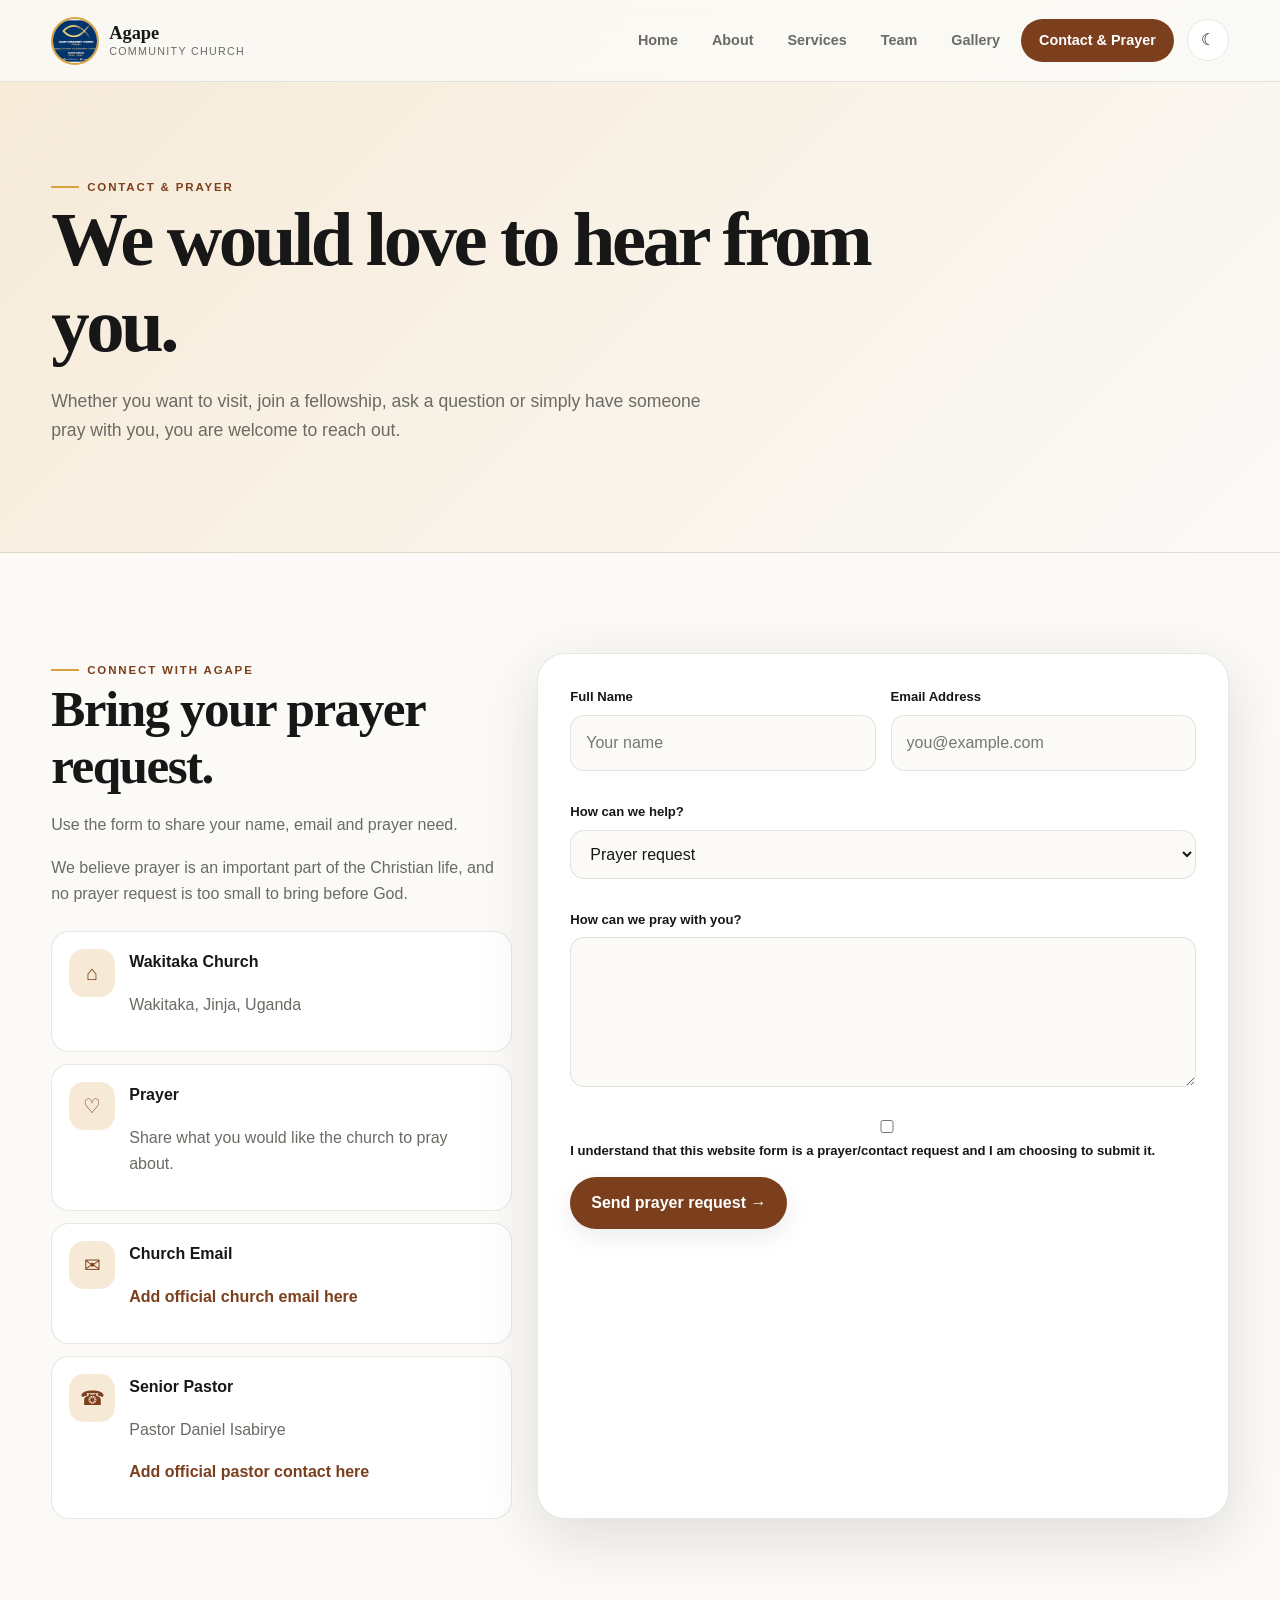
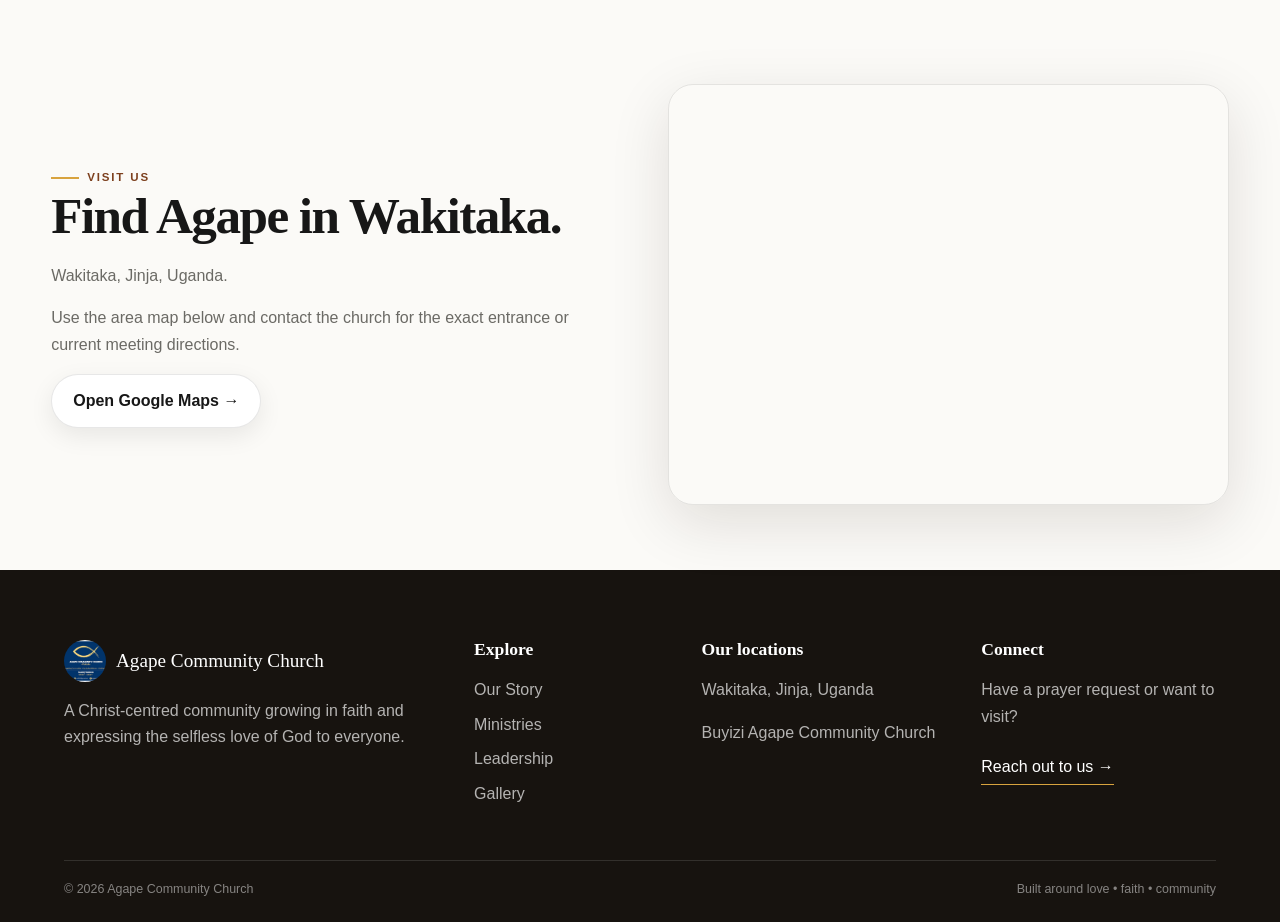
<file: contact.html>
<!DOCTYPE html>
<html lang="en">

<head>

    <meta charset="UTF-8">

    <meta name="viewport"
          content="width=device-width, initial-scale=1.0">

    <title>
        Contact & Prayer | Agape Community Church
    </title>

    <link rel="stylesheet"href="style.css">

</head>

<body>

<div class="progress"
     id="progress">
</div>


<!-- NAVIGATION -->
<nav class="site-nav">

    <a href="home.html"
       class="brand">

        <img src="images/church-logo.jpg"
             alt="Agape Community Church logo">

        <span>
            <strong>Agape</strong>
            <small>Community Church</small>
        </span>

    </a>


    <button class="menu-toggle"
            id="menuToggle">

        <span></span>
        <span></span>
        <span></span>

    </button>


    <div class="nav-links"
         id="navLinks">

        <a href="home.html">Home</a>
        <a href="about.html">About</a>
        <a href="services.html">Services</a>
        <a href="team.html">Team</a>
        <a href="gallery.html">Gallery</a>

        <a href="contact.html"
           class="nav-cta">

            Contact & Prayer

        </a>

        <button class="theme-toggle"
                id="themeToggle">

            ☾

        </button>

    </div>

</nav>


<main>


<!-- HEADER -->
<section class="page-hero">

    <div class="container reveal">

        <span class="kicker">
            Contact & Prayer
        </span>

        <h1>
            We would love
            to hear from you.
        </h1>

        <p class="lead">
            Whether you want to visit, join a fellowship,
            ask a question or simply have someone pray
            with you, you are welcome to reach out.
        </p>

    </div>

</section>


<!-- CONTACT FORM -->
<section class="section">

    <div class="container contact-grid">


        <!-- CONTACT INFORMATION -->
        <div class="reveal">

            <span class="kicker">
                Connect with Agape
            </span>

            <h2>
                Bring your prayer request.
            </h2>

            <p>
                Use the form to share your name, email
                and prayer need.
            </p>

            <p>
                We believe prayer is an important part
                of the Christian life, and no prayer request
                is too small to bring before God.
            </p>


            <div class="contact-list"
                 style="margin-top:24px">


                <div class="contact-item">

                    <div class="icon">
                        ⌂
                    </div>

                    <div>

                        <strong>
                            Wakitaka Church
                        </strong>

                        <p>
                            Wakitaka, Jinja, Uganda
                        </p>

                    </div>

                </div>


                <div class="contact-item">

                    <div class="icon">
                        ♡
                    </div>

                    <div>

                        <strong>
                            Prayer
                        </strong>

                        <p>
                            Share what you would like
                            the church to pray about.
                        </p>

                    </div>

                </div>


                <div class="contact-item">

                    <div class="icon">
                        ✉
                    </div>

                    <div>

                        <strong>
                            Church Email
                        </strong>

                        <p class="placeholder-contact">
                            Add official church email here
                        </p>

                    </div>

                </div>


                <div class="contact-item">

                    <div class="icon">
                        ☎
                    </div>

                    <div>

                        <strong>
                            Senior Pastor
                        </strong>

                        <p>
                            Pastor Daniel Isabirye
                        </p>

                        <p class="placeholder-contact">
                            Add official pastor contact here
                        </p>

                    </div>

                </div>

            </div>

        </div>


        <!-- FORM -->
        <div class="form-card reveal">

            <form class="interactive-form"
                  data-message="Thank you for reaching out to Agape Community Church. Your prayer request has been captured in this demo. Connect the form to your church email or form service to receive submissions.">


                <div class="form-grid">


                    <div class="field">

                        <label for="name">
                            Full Name
                        </label>

                        <input
                            id="name"
                            name="name"
                            required
                            placeholder="Your name">

                    </div>


                    <div class="field">

                        <label for="email">
                            Email Address
                        </label>

                        <input
                            id="email"
                            name="email"
                            type="email"
                            required
                            placeholder="you@example.com">

                    </div>


                    <div class="field full">

                        <label for="interest">
                            How can we help?
                        </label>

                        <select id="interest"
                                name="interest">

                            <option>
                                Prayer request
                            </option>

                            <option>
                                I want to visit the church
                            </option>

                            <option>
                                I want to join a fellowship
                            </option>

                            <option>
                                General question
                            </option>

                            <option>
                                Other
                            </option>

                        </select>

                    </div>


                    <div class="field full">

                        <label for="prayer">
                            How can we pray with you?
                        </label>

                        <textarea
                            id="prayer"
                            name="prayer"
                            required
                            placeholder="Share your prayer request...">
                        </textarea>

                    </div>


                    <div class="field full">

                        <label>

                            <input type="checkbox"
                                   required>

                            I understand that this website form
                            is a prayer/contact request and I am
                            choosing to submit it.

                        </label>

                    </div>


                </div>


                <button class="btn btn-primary"
                        type="submit">

                    Send prayer request →

                </button>

            </form>

        </div>

    </div>

</section>


<!-- MAP -->
<section class="section-sm">

    <div class="container">

        <div class="grid-2">


            <div class="reveal">

                <span class="kicker">
                    Visit us
                </span>

                <h2>
                    Find Agape in Wakitaka.
                </h2>

                <p>
                    Wakitaka, Jinja, Uganda.
                </p>

                <p>
                    Use the area map below and contact
                    the church for the exact entrance or
                    current meeting directions.
                </p>

                <a target="_blank"
                   rel="noopener"
                   class="btn btn-secondary"
                   href="https://www.google.com/maps/search/?api=1&query=Agape+Community+Church+Wakitaka+Jinja+Uganda">

                    Open Google Maps →

                </a>

            </div>


            <div class="map-wrap reveal">

                <iframe
                    loading="lazy"
                    src="https://www.google.com/maps?q=Wakitaka%2C%20Jinja%2C%20Uganda&output=embed"
                    title="Wakitaka, Jinja, Uganda map">
                </iframe>

            </div>

        </div>

    </div>

</section>


</main>


<footer class="site-footer">

    <div class="footer-grid">

        <div>

            <a href="home.html"
               class="footer-brand">

                <img src="images/church-logo.jpg"
                     alt="">

                Agape Community Church

            </a>

            <p>
                A Christ-centred community growing in faith
                and expressing the selfless love of God to everyone.
            </p>

        </div>


        <div>

            <h4>
                Explore
            </h4>

            <a href="about.html">Our Story</a>
            <a href="services.html">Ministries</a>
            <a href="team.html">Leadership</a>
            <a href="gallery.html">Gallery</a>

        </div>


        <div>

            <h4>
                Our locations
            </h4>

            <p>
                Wakitaka, Jinja, Uganda
            </p>

            <p>
                Buyizi Agape Community Church
            </p>

        </div>


        <div>

            <h4>
                Connect
            </h4>

            <p>
                Have a prayer request or want to visit?
            </p>

            <a class="footer-button"
               href="contact.html">

                Reach out to us →

            </a>

        </div>

    </div>


    <div class="footer-bottom">

        <span>
            © <span id="year"></span>
            Agape Community Church
        </span>

        <span>
            Built around love • faith • community
        </span>

    </div>

</footer>


<div class="toast"
     id="toast">
</div>


<script src="script.js"></script>

</body>
</html>
</file>
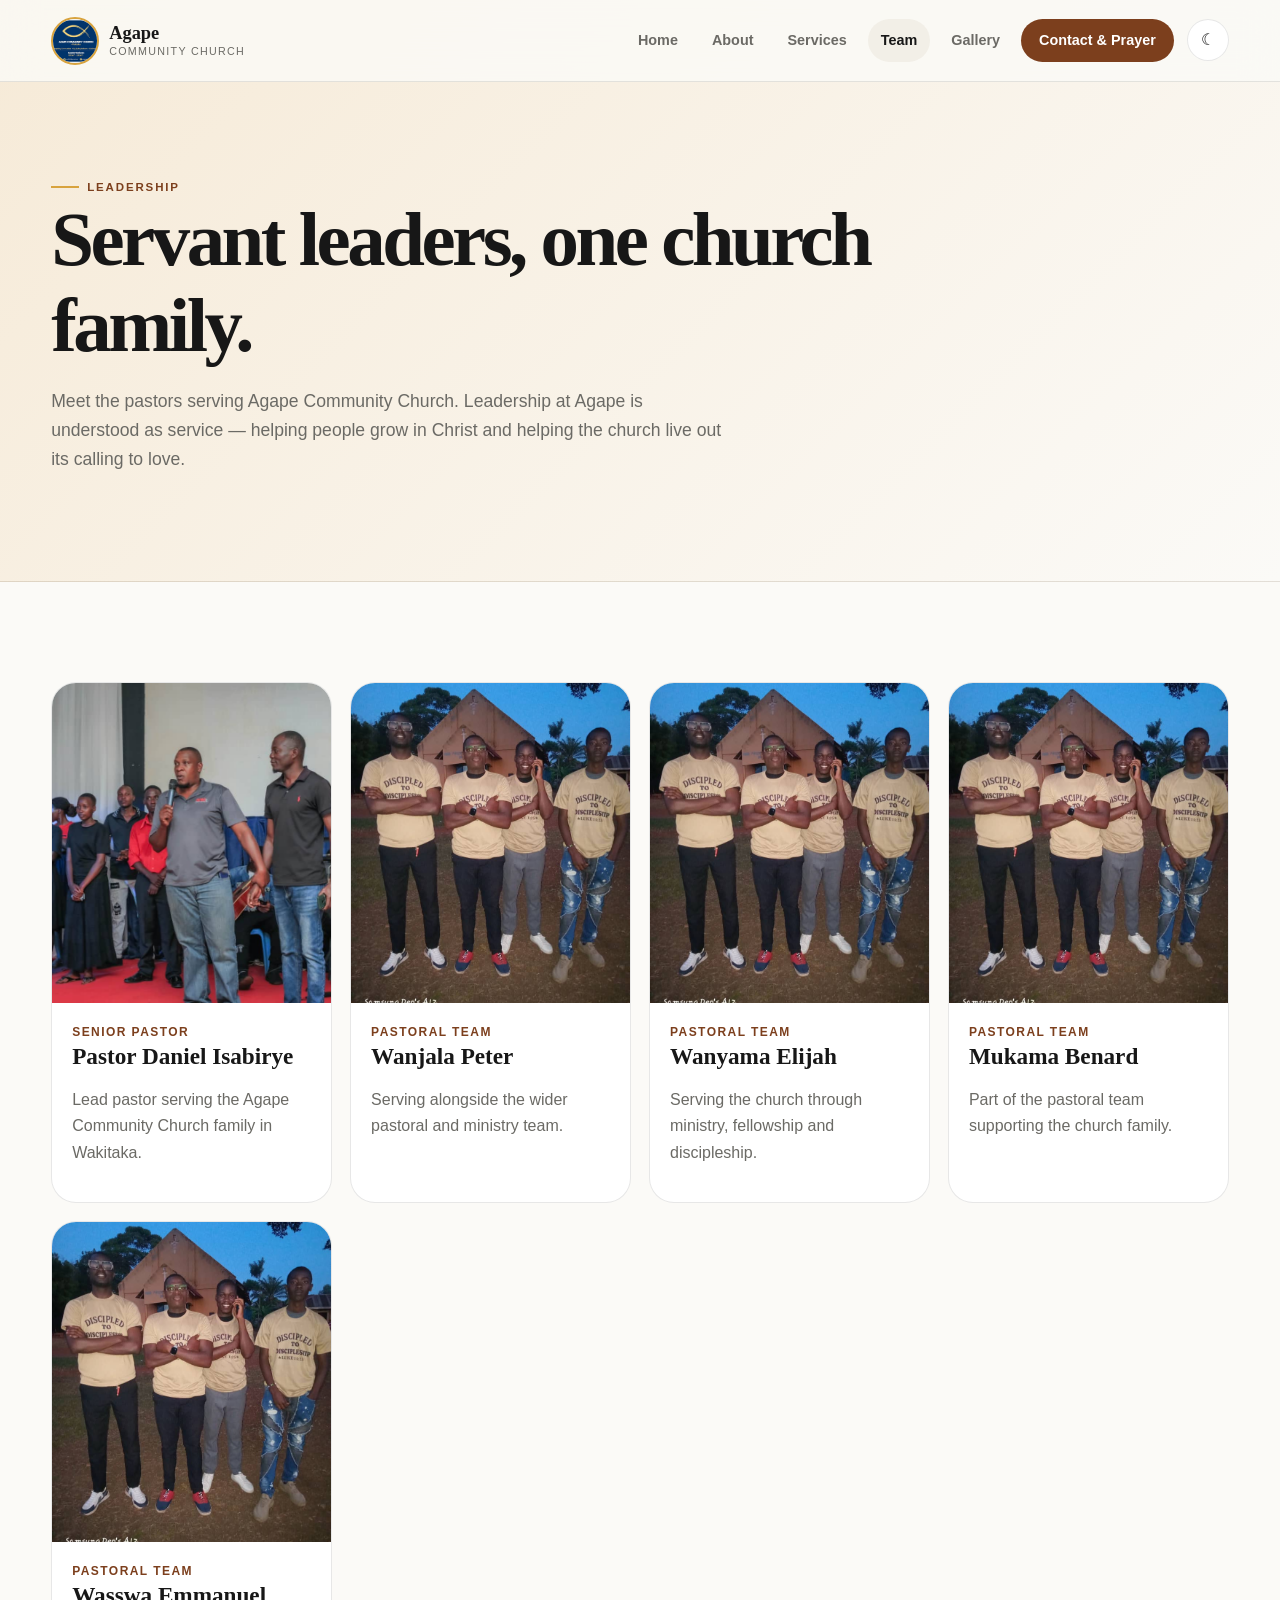
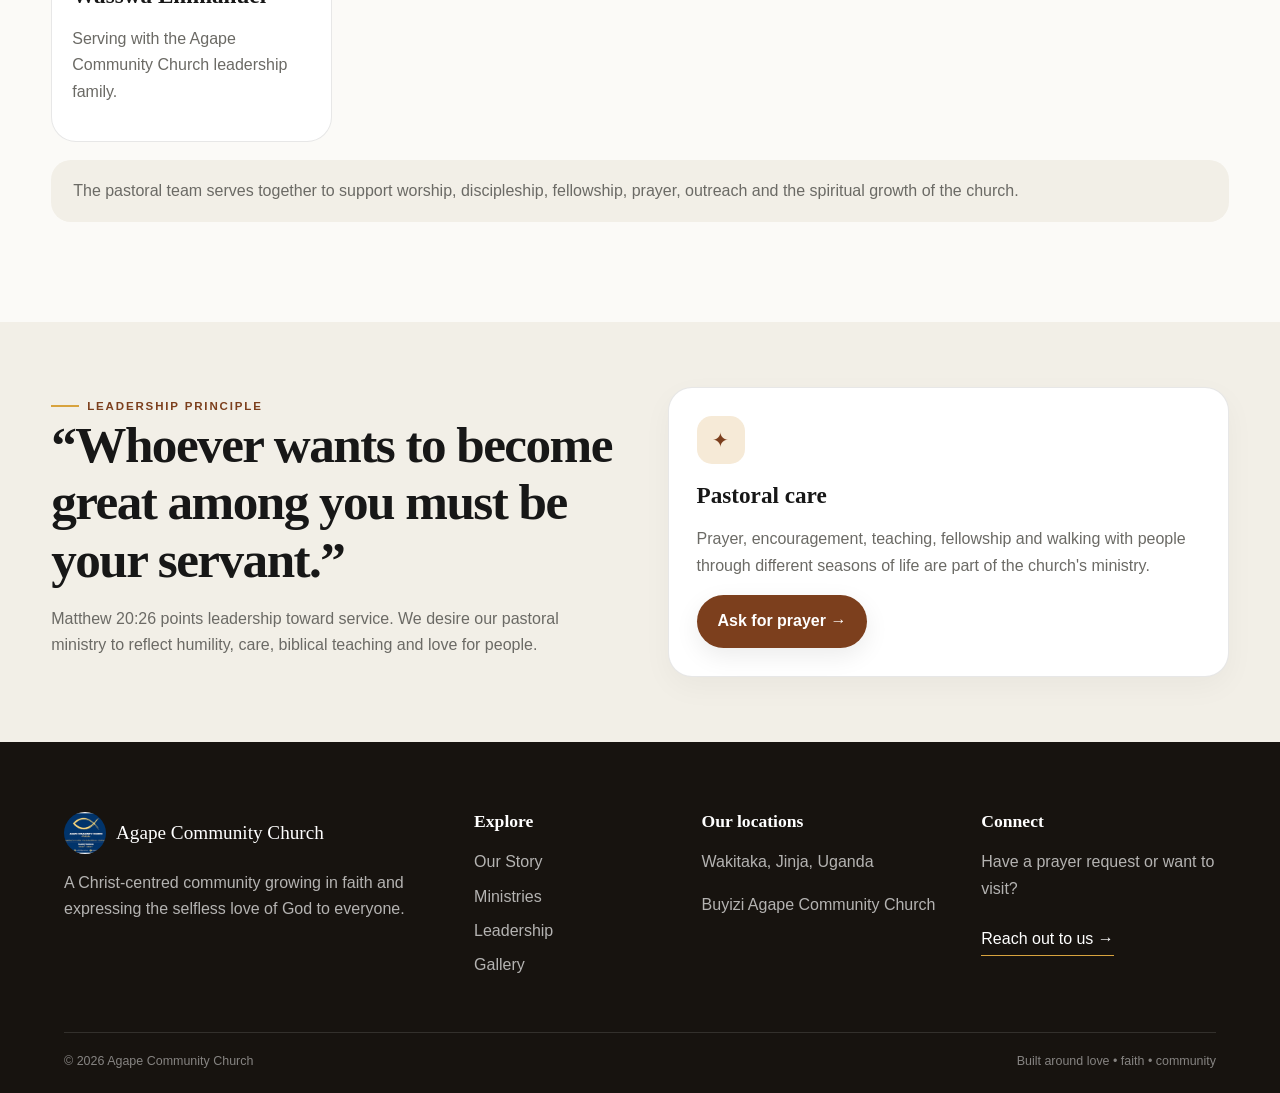
<file: team.html>
<!DOCTYPE html>
<html lang="en">

<head>

    <meta charset="UTF-8">

    <meta name="viewport"
          content="width=device-width, initial-scale=1.0">

    <title>
        Our Team | Agape Community Church
    </title>

    <link rel="stylesheet"href="style.css">

</head>

<body>

<div class="progress"
     id="progress">
</div>


<nav class="site-nav">

    <a href="home.html"
       class="brand">

        <img src="images/church-logo.jpg"
             alt="Agape Community Church logo">

        <span>
            <strong>Agape</strong>
            <small>Community Church</small>
        </span>

    </a>


    <button class="menu-toggle"
            id="menuToggle">

        <span></span>
        <span></span>
        <span></span>

    </button>


    <div class="nav-links"
         id="navLinks">

        <a href="home.html">Home</a>
        <a href="about.html">About</a>
        <a href="services.html">Services</a>
        <a href="team.html">Team</a>
        <a href="gallery.html">Gallery</a>

        <a href="contact.html"
           class="nav-cta">

            Contact & Prayer

        </a>

        <button class="theme-toggle"
                id="themeToggle">

            ☾

        </button>

    </div>

</nav>


<main>


<section class="page-hero">

    <div class="container reveal">

        <span class="kicker">
            Leadership
        </span>

        <h1>
            Servant leaders,
            one church family.
        </h1>

        <p class="lead">
            Meet the pastors serving Agape Community Church.
            Leadership at Agape is understood as service —
            helping people grow in Christ and helping the church
            live out its calling to love.
        </p>

    </div>

</section>


<section class="section">

    <div class="container">

        <div class="team-grid">


            <!-- PASTOR 1 -->
            <article class="person reveal">

                <img src="images/image-16-senior-pastor-daniel.jpg"
                     alt="Pastor Daniel Isabirye">

                <div class="person-body">

                    <div class="person-role">
                        Senior Pastor
                    </div>

                    <h3>
                        Pastor Daniel Isabirye
                    </h3>

                    <p>
                        Lead pastor serving the Agape Community
                        Church family in Wakitaka.
                    </p>

                </div>

            </article>


            <!-- PASTOR 2 -->
            <article class="person reveal">

                <img src="images/image-12-our-dedicated-ministers.jpg"
                     alt="Wanjala Peter">

                <div class="person-body">

                    <div class="person-role">
                        Pastoral Team
                    </div>

                    <h3>
                        Wanjala Peter
                    </h3>

                    <p>
                        Serving alongside the wider pastoral
                        and ministry team.
                    </p>

                </div>

            </article>


            <!-- PASTOR 3 -->
            <article class="person reveal">

                <img src="images/image-12-our-dedicated-ministers.jpg"
                     alt="Wanyama Elijah">

                <div class="person-body">

                    <div class="person-role">
                        Pastoral Team
                    </div>

                    <h3>
                        Wanyama Elijah
                    </h3>

                    <p>
                        Serving the church through ministry,
                        fellowship and discipleship.
                    </p>

                </div>

            </article>


            <!-- PASTOR 4 -->
            <article class="person reveal">

                <img src="images/image-12-our-dedicated-ministers.jpg"
                     alt="Mukama Benard">

                <div class="person-body">

                    <div class="person-role">
                        Pastoral Team
                    </div>

                    <h3>
                        Mukama Benard
                    </h3>

                    <p>
                        Part of the pastoral team supporting
                        the church family.
                    </p>

                </div>

            </article>


            <!-- PASTOR 5 -->
            <article class="person reveal">

                <img src="images/image-12-our-dedicated-ministers.jpg"
                     alt="Wasswa Emmanuel">

                <div class="person-body">

                    <div class="person-role">
                        Pastoral Team
                    </div>

                    <h3>
                        Wasswa Emmanuel
                    </h3>

                    <p>
                        Serving with the Agape Community
                        Church leadership family.
                    </p>

                </div>

            </article>


            <div class="team-note">

                The pastoral team serves together to support
                worship, discipleship, fellowship, prayer,
                outreach and the spiritual growth of the church.

            </div>

        </div>

    </div>

</section>


<section class="section-sm"
         style="background:var(--surface2)">

    <div class="container grid-2">

        <div class="reveal">

            <span class="kicker">
                Leadership principle
            </span>

            <h2>
                “Whoever wants to become great
                among you must be your servant.”
            </h2>

            <p>
                Matthew 20:26 points leadership toward service.
                We desire our pastoral ministry to reflect humility,
                care, biblical teaching and love for people.
            </p>

        </div>


        <div class="card reveal">

            <div class="icon">
                ✦
            </div>

            <h3>
                Pastoral care
            </h3>

            <p>
                Prayer, encouragement, teaching, fellowship
                and walking with people through different
                seasons of life are part of the church's ministry.
            </p>

            <a href="contact.html"
               class="btn btn-primary">

                Ask for prayer →

            </a>

        </div>

    </div>

</section>


</main>


<footer class="site-footer">

    <div class="footer-grid">

        <div>

            <a href="home.html"
               class="footer-brand">

                <img src="images/church-logo.jpg"
                     alt="">

                Agape Community Church

            </a>

            <p>
                A Christ-centred community growing in faith
                and expressing the selfless love of God to everyone.
            </p>

        </div>


        <div>

            <h4>Explore</h4>

            <a href="about.html">Our Story</a>
            <a href="services.html">Ministries</a>
            <a href="team.html">Leadership</a>
            <a href="gallery.html">Gallery</a>

        </div>


        <div>

            <h4>Our locations</h4>

            <p>
                Wakitaka, Jinja, Uganda
            </p>

            <p>
                Buyizi Agape Community Church
            </p>

        </div>


        <div>

            <h4>Connect</h4>

            <p>
                Have a prayer request or want to visit?
            </p>

            <a class="footer-button"
               href="contact.html">

                Reach out to us →

            </a>

        </div>

    </div>


    <div class="footer-bottom">

        <span>
            © <span id="year"></span>
            Agape Community Church
        </span>

        <span>
            Built around love • faith • community
        </span>

    </div>

</footer>


<div class="toast"
     id="toast">
</div>

<script src="script.js"></script>

</body>
</html>
</file>
<file: style.css>
@import url('https://fonts.googleapis.com/css2?family=DM+Sans:wght@400;500;600;700&family=Playfair+Display:wght@600;700;800&display=swap')
.video-card video {
    display: block;
    width: 100%;
    height: 350px;
    object-fit: cover;
    background: #000;
    border-radius: 15px;
}


:root {

    --bg: #fbfaf7;
    --surface: #ffffff;
    --surface2: #f2efe7;

    --ink: #171717;
    --muted: #6b6a65;

    --primary: #7c3f1d;
    --primary2: #a55d2b;

    --gold: #d8a33e;
    --cream: #f6ead7;

    --line: rgba(23,23,23,.10);

    --shadow:
        0 18px 60px rgba(30,20,10,.12);

    --radius: 24px;

    --nav-h: 82px;
}


[data-theme="dark"] {

    --bg: #10100f;
    --surface: #181817;
    --surface2: #23221f;

    --ink: #f5f1e8;
    --muted: #b9b4aa;

    --primary: #d78a4e;
    --primary2: #f0ae67;

    --gold: #e6b95b;
    --cream: #33281c;

    --line: rgba(255,255,255,.10);

    --shadow:
        0 18px 60px rgba(0,0,0,.32);
}


/* GENERAL */

* {
    box-sizing: border-box;
}


html {
    scroll-behavior: smooth;
}


body {

    margin: 0;

    background: var(--bg);

    color: var(--ink);

    font-family:
        "DM Sans",
        sans-serif;

    line-height: 1.65;

    transition:
        background .35s,
        color .35s;
}


img,
video {
    max-width: 100%;
    display: block;
}


a {
    color: inherit;
    text-decoration: none;
}


button,
input,
textarea,
select {
    font: inherit;
}


button {
    cursor: pointer;
}


/* NAVIGATION */

.site-nav {

    height: var(--nav-h);

    position: fixed;

    top: 0;
    left: 0;
    right: 0;

    z-index: 1000;

    display: flex;

    align-items: center;

    justify-content: space-between;

    padding:
        0 clamp(18px,4vw,64px);

    background:
        color-mix(
            in srgb,
            var(--bg) 82%,
            transparent
        );

    backdrop-filter: blur(18px);

    border-bottom:
        1px solid var(--line);
}


.brand {

    display: flex;

    align-items: center;

    gap: 10px;

    line-height: 1;
}


.brand img {

    width: 48px;
    height: 48px;

    object-fit: cover;

    border-radius: 50%;

    border:
        2px solid var(--gold);
}


.brand span {

    display: grid;

    gap: 4px;
}


.brand strong {

    font-family:
        "Playfair Display";

    font-size: 1.15rem;
}


.brand small {

    font-size: .67rem;

    letter-spacing: .12em;

    text-transform: uppercase;

    color: var(--muted);
}


.nav-links {

    display: flex;

    align-items: center;

    gap: 8px;
}


.nav-links > a {

    padding:
        10px 13px;

    border-radius: 999px;

    font-size: .9rem;

    font-weight: 600;

    color: var(--muted);

    transition: .25s;
}


.nav-links > a:hover,
.nav-links > a.active {

    color: var(--ink);

    background: var(--surface2);
}


.nav-cta {

    background:
        var(--primary) !important;

    color: #fff !important;

    padding-inline:
        18px !important;
}


.theme-toggle {

    border:
        1px solid var(--line);

    background:
        var(--surface);

    color:
        var(--ink);

    width: 42px;
    height: 42px;

    border-radius: 50%;

    margin-left: 5px;
}


.menu-toggle {

    display: none;

    border: 0;

    background: transparent;

    width: 44px;
    height: 44px;
}


.menu-toggle span {

    display: block;

    width: 24px;
    height: 2px;

    background: var(--ink);

    margin: 5px auto;
}


/* PROGRESS BAR */

.progress {

    position: fixed;

    top: 0;
    left: 0;

    height: 3px;

    background: var(--gold);

    z-index: 1200;

    width: 0;
}


/* CONTAINER */

.container {

    width:
        min(1180px,92%);

    margin:
        auto;
}


.section {
    padding: 100px 0;
}


.section-sm {
    padding: 65px 0;
}


/* TEXT */

.kicker {

    display: inline-flex;

    gap: 8px;

    align-items: center;

    color: var(--primary);

    font-weight: 800;

    text-transform: uppercase;

    letter-spacing: .16em;

    font-size: .72rem;
}


.kicker:before {

    content: "";

    width: 28px;
    height: 2px;

    background:
        var(--gold);
}


h1,
h2,
h3,
h4 {

    line-height: 1.12;

    margin:
        0 0 18px;

    font-family:
        "Playfair Display",
        serif;
}


h1 {

    font-size:
        clamp(3rem,7vw,6.4rem);

    letter-spacing:
        -.045em;
}


h2 {

    font-size:
        clamp(2.2rem,4vw,4rem);

    letter-spacing:
        -.03em;
}


h3 {
    font-size: 1.45rem;
}


p {
    color: var(--muted);
}


.lead {

    font-size: 1.1rem;

    max-width: 680px;
}


/* BUTTONS */

.btns {

    display: flex;

    flex-wrap: wrap;

    gap: 12px;

    margin-top: 28px;
}


.btn {

    display: inline-flex;

    align-items: center;

    justify-content: center;

    gap: 9px;

    border: 0;

    border-radius: 999px;

    padding:
        13px 21px;

    font-weight: 800;

    transition: .25s;

    box-shadow:
        0 8px 25px rgba(0,0,0,.08);
}


.btn-primary {

    background:
        var(--primary);

    color: #fff;
}


.btn-secondary {

    background:
        var(--surface);

    border:
        1px solid var(--line);

    color:
        var(--ink);
}


.btn:hover {

    transform:
        translateY(-3px);

    box-shadow:
        0 15px 32px rgba(0,0,0,.14);
}


/* HERO */

.hero {

    min-height: 92vh;

    padding-top:
        var(--nav-h);

    position: relative;

    display: grid;

    align-items: center;

    overflow: hidden;

    background: #19130f;
}


.hero-media {

    position: absolute;

    inset: 0;
}


.hero-media img,
.hero-media video {

    width: 100%;
    height: 100%;

    object-fit: cover;

    opacity: .55;
}


.hero:after {

    content: "";

    position: absolute;

    inset: 0;

    background:
        linear-gradient(
            90deg,
            rgba(8,5,3,.88),
            rgba(8,5,3,.48) 55%,
            rgba(8,5,3,.18)
        );
}


.hero-content {

    position: relative;

    z-index: 2;

    color: #fff;

    padding:
        90px 0 75px;
}


.hero .kicker {
    color: #ffd982;
}


.hero h1 {
    max-width: 880px;
}


.hero p {
    color:
        rgba(255,255,255,.82);

    max-width: 700px;
}


.hero .btn-secondary {

    color: #fff;

    background:
        rgba(255,255,255,.12);

    border-color:
        rgba(255,255,255,.25);

    backdrop-filter:
        blur(8px);
}


.hero-badge {

    display: inline-flex;

    align-items: center;

    gap: 8px;

    padding: 8px 12px;

    border:
        1px solid rgba(255,255,255,.2);

    background:
        rgba(255,255,255,.08);

    border-radius: 999px;

    font-size: .78rem;

    margin-top: 28px;
}


.hero-badge i {

    width: 7px;
    height: 7px;

    background: #79e08a;

    border-radius: 50%;

    box-shadow:
        0 0 0 6px
        rgba(121,224,138,.12);
}


/* GRID */

.grid-2 {

    display: grid;

    grid-template-columns:
        1fr 1fr;

    gap: 55px;

    align-items: center;
}


.grid-3 {

    display: grid;

    grid-template-columns:
        repeat(3,1fr);

    gap: 22px;
}


.grid-4 {

    display: grid;

    grid-template-columns:
        repeat(4,1fr);

    gap: 18px;
}


/* CARDS */

.card {

    background:
        var(--surface);

    border:
        1px solid var(--line);

    border-radius:
        var(--radius);

    padding: 28px;

    box-shadow:
        0 10px 30px rgba(0,0,0,.04);

    transition: .3s;
}


.card:hover {

    transform:
        translateY(-7px);

    box-shadow:
        var(--shadow);
}


.icon {

    width: 48px;
    height: 48px;

    border-radius: 15px;

    display: grid;

    place-items: center;

    background:
        var(--cream);

    color:
        var(--primary);

    font-size: 1.25rem;

    margin-bottom: 18px;
}


/* IMAGES */

.image-card {

    overflow: hidden;

    padding: 0;
}


.image-card img {

    height: 245px;

    width: 100%;

    object-fit: cover;

    transition: .5s;
}


.image-card:hover img {

    transform:
        scale(1.05);
}


.image-card .card-body {

    padding: 22px;
}


.split-image {

    border-radius: 34px;

    overflow: hidden;

    box-shadow:
        var(--shadow);

    position: relative;
}


.split-image img {

    width: 100%;

    height: 560px;

    object-fit: cover;
}


.floating-note {

    position: absolute;

    left: 22px;
    bottom: 22px;

    max-width: 290px;

    padding: 18px;

    border-radius: 18px;

    background:
        rgba(255,255,255,.92);

    color: #171717;

    backdrop-filter:
        blur(12px);

    box-shadow:
        var(--shadow);
}


.floating-note strong {

    display: block;

    font-family:
        "Playfair Display";

    font-size: 1.1rem;
}


/* QUOTE */

.quote {

    padding:
        22px 25px;

    border-left:
        3px solid var(--gold);

    background:
        var(--surface);

    border-radius:
        0 18px 18px 0;

    box-shadow:
        var(--shadow);

    font-family:
        "Playfair Display";

    font-size: 1.25rem;
}


/* VALUES */

.values .card {

    position: relative;

    overflow: hidden;
}


.values .card:after {

    content: "";

    position: absolute;

    width: 90px;
    height: 90px;

    border-radius: 50%;

    background:
        var(--cream);

    right: -35px;
    bottom: -35px;
}


/* BRANCH */

.branch {

    background:
        linear-gradient(
            135deg,
            var(--cream),
            var(--surface)
        );

    border:
        1px solid var(--line);

    border-radius: 32px;

    overflow: hidden;
}


.branch img {

    height: 100%;

    min-height: 430px;

    width: 100%;

    object-fit: cover;
}


.branch-copy {

    padding: 45px;
}


/* STATS */

.stat-row {

    display: grid;

    grid-template-columns:
        repeat(3,1fr);

    gap: 14px;

    margin-top: 28px;
}


.stat {

    padding: 18px;

    border:
        1px solid var(--line);

    background:
        var(--surface);

    border-radius: 18px;
}


.stat b {

    display: block;

    font-size: 2rem;

    font-family:
        "Playfair Display";

    color:
        var(--primary);
}


.stat span {

    font-size: .8rem;

    color:
        var(--muted);
}


/* SCRIPTURE SECTION */

.scripture-section {

    background:
        var(--primary);

    color: #fff;
}


.scripture-section p {

    color:
        rgba(255,255,255,.75);
}


.scripture-section h2 {

    color: #fff;
}


/* PAGE HERO */

.page-hero {

    padding:
        170px 0 90px;

    background:
        linear-gradient(
            135deg,
            var(--cream),
            var(--bg)
        );

    border-bottom:
        1px solid var(--line);
}


.page-hero h1 {

    font-size:
        clamp(3rem,6vw,5.3rem);

    max-width: 850px;
}


/* TIMELINE */

.story-timeline {

    border-left:
        2px solid var(--line);

    padding-left: 25px;
}


.story-step {

    position: relative;

    padding:
        0 0 28px;
}


.story-step:before {

    content: "";

    position: absolute;

    left: -34px;

    top: 7px;

    width: 14px;
    height: 14px;

    border-radius: 50%;

    background:
        var(--gold);

    box-shadow:
        0 0 0 5px var(--bg);
}


.story-step:last-child {

    padding-bottom: 0;
}


/* TEAM */

.team-grid {

    display: grid;

    grid-template-columns:
        repeat(4,1fr);

    gap: 18px;
}


.person {

    background:
        var(--surface);

    border:
        1px solid var(--line);

    border-radius: 25px;

    overflow: hidden;

    transition: .3s;
}


.person:hover {

    transform:
        translateY(-7px);

    box-shadow:
        var(--shadow);
}


.person img {

    width: 100%;

    height: 320px;

    object-fit: cover;
}


.person-body {

    padding: 20px;
}


.person-role {

    color:
        var(--primary);

    font-weight: 800;

    font-size: .75rem;

    text-transform: uppercase;

    letter-spacing: .12em;
}


.team-note {

    grid-column:
        1 / -1;

    background:
        var(--surface2);

    border-radius: 20px;

    padding:
        18px 22px;

    color:
        var(--muted);
}


/* GALLERY */

.gallery-grid {

    columns:
        3 300px;

    column-gap: 18px;
}


.gallery-item {

    break-inside:
        avoid;

    margin:
        0 0 18px;

    position: relative;

    overflow: hidden;

    border-radius: 20px;

    cursor: pointer;

    background:
        var(--surface);

    border:
        1px solid var(--line);
}


.gallery-item img {

    width: 100%;

    transition: .45s;
}


.gallery-item:hover img {

    transform:
        scale(1.04);
}


.gallery-caption {

    position: absolute;

    left: 12px;
    right: 12px;
    bottom: 12px;

    padding:
        14px 15px;

    border-radius: 15px;

    background:
        rgba(10,8,6,.72);

    backdrop-filter:
        blur(10px);

    color: #fff;
}


.gallery-caption strong {

    display: block;

    font-family:
        "Playfair Display";

    font-size: 1.05rem;
}


.gallery-caption span {

    font-size: .76rem;

    color:
        rgba(255,255,255,.75);
}


/* FILTERS */

.filters {

    display: flex;

    flex-wrap: wrap;

    gap: 8px;

    margin: 25px 0;
}


.filter {

    border:
        1px solid var(--line);

    background:
        var(--surface);

    color:
        var(--muted);

    padding:
        9px 14px;

    border-radius: 999px;

    font-weight: 700;
}


.filter.active {

    background:
        var(--primary);

    color: #fff;

    border-color:
        var(--primary);
}


/* VIDEO */

.video-grid {

    display: grid;

    grid-template-columns:
        repeat(2,1fr);

    gap: 20px;
}


.video-card {

    background:
        var(--surface);

    border:
        1px solid var(--line);

    border-radius: 24px;

    overflow: hidden;
}


.video-card video {

    width: 100%;

    height: 290px;

    object-fit: cover;

    background: #111;
}


.video-info {

    padding: 20px;
}


.video-info h3 {

    margin-bottom: 7px;
}


/* VIDEO HERO */

.video-hero {

    position: relative;

    height: 540px;

    overflow: hidden;
}


.video-hero video {

    position: absolute;

    inset: 0;

    width: 100%;
    height: 100%;

    object-fit: cover;
}


.video-hero:after {

    content: "";

    position: absolute;

    inset: 0;

    background:
        linear-gradient(
            90deg,
            rgba(10,6,3,.86),
            rgba(10,6,3,.32)
        );
}


.video-hero-content {

    position: relative;

    z-index: 2;

    height: 100%;

    display: flex;

    align-items: center;

    color: #fff;
}


/* CONTACT */

.contact-grid {

    display: grid;

    grid-template-columns:
        .8fr 1.2fr;

    gap: 25px;
}


.contact-list {

    display: grid;

    gap: 12px;
}


.contact-item {

    display: flex;

    gap: 14px;

    padding: 17px;

    background:
        var(--surface);

    border:
        1px solid var(--line);

    border-radius: 18px;
}


.contact-item .icon {

    margin: 0;

    flex: 0 0 46px;
}


.form-card {

    background:
        var(--surface);

    padding: 32px;

    border-radius: 28px;

    border:
        1px solid var(--line);

    box-shadow:
        var(--shadow);
}


.form-grid {

    display: grid;

    grid-template-columns:
        1fr 1fr;

    gap: 15px;
}


.field {

    display: grid;

    gap: 7px;

    margin-bottom: 15px;
}


.field.full {

    grid-column:
        1 / -1;
}


.field label {

    font-size: .82rem;

    font-weight: 800;
}


.field input,
.field textarea,
.field select {

    width: 100%;

    padding:
        14px 15px;

    border:
        1px solid var(--line);

    background:
        var(--bg);

    color:
        var(--ink);

    border-radius: 14px;

    outline: none;
}


.field textarea {

    min-height: 150px;

    resize: vertical;
}


.field input:focus,
.field textarea:focus,
.field select:focus {

    border-color:
        var(--primary);

    box-shadow:
        0 0 0 4px
        color-mix(
            in srgb,
            var(--primary) 14%,
            transparent
        );
}


.placeholder-contact {

    color:
        var(--primary);

    font-weight: 700;
}


/* MAP */

.map-wrap {

    overflow: hidden;

    border-radius: 25px;

    border:
        1px solid var(--line);

    box-shadow:
        var(--shadow);
}


.map-wrap iframe {

    width: 100%;

    height: 410px;

    border: 0;
}


/* FOOTER */

.site-footer {

    background:
        #17130f;

    color: #fff;

    padding:
        70px
        clamp(18px,5vw,70px)
        22px;
}


.footer-grid {

    max-width: 1180px;

    margin: auto;

    display: grid;

    grid-template-columns:
        1.4fr .7fr .9fr .9fr;

    gap: 45px;
}


.site-footer p,
.site-footer a {

    color:
        rgba(255,255,255,.68);
}


.site-footer h4 {

    color: #fff;

    font-size: 1.1rem;
}


.footer-brand {

    display: flex;

    align-items: center;

    gap: 10px;

    font-family:
        "Playfair Display";

    font-size: 1.2rem;

    color: #fff !important;
}


.footer-brand img {

    width: 42px;
    height: 42px;

    border-radius: 50%;
}


.site-footer > div a:not(.footer-brand) {

    display: block;

    margin: 8px 0;
}


.footer-button {

    display: inline-block !important;

    color: #fff !important;

    border-bottom:
        1px solid var(--gold);

    padding-bottom: 3px;
}


.footer-bottom {

    max-width: 1180px;

    margin:
        45px auto 0;

    padding-top: 18px;

    border-top:
        1px solid rgba(255,255,255,.12);

    display: flex;

    justify-content: space-between;

    gap: 20px;

    font-size: .78rem;

    color:
        rgba(255,255,255,.48);
}


/* MODAL */

.modal {

    position: fixed;

    inset: 0;

    background:
        rgba(0,0,0,.86);

    z-index: 1500;

    display: none;

    align-items: center;

    justify-content: center;

    padding: 30px;
}


.modal.open {

    display: flex;
}


.modal-inner {

    max-width: 1000px;

    width: 100%;

    position: relative;
}


.modal img {

    width: 100%;

    max-height: 82vh;

    object-fit: contain;

    border-radius: 18px;
}


.modal-close {

    position: absolute;

    right: -5px;
    top: -45px;

    width: 40px;
    height: 40px;

    border-radius: 50%;

    border:
        1px solid rgba(255,255,255,.25);

    background:
        rgba(255,255,255,.1);

    color: #fff;

    font-size: 1.3rem;
}


.modal-caption {

    color: #fff;

    text-align: center;

    padding-top: 12px;
}


/* TOAST */

.toast {

    position: fixed;

    right: 20px;

    bottom: 20px;

    z-index: 2000;

    transform:
        translateY(120px);

    opacity: 0;

    background:
        #17130f;

    color: #fff;

    padding:
        14px 18px;

    border-radius: 14px;

    box-shadow:
        var(--shadow);

    transition: .35s;
}


.toast.show {

    transform:
        translateY(0);

    opacity: 1;
}


/* ANIMATIONS */

.reveal {

    opacity: 0;

    transform:
        translateY(25px);

    transition:
        .7s ease;
}


.reveal.visible {

    opacity: 1;

    transform: none;
}


/* MOBILE */

@media(max-width:950px) {

    .nav-links {

        position: absolute;

        top:
            calc(var(--nav-h) - 1px);

        left: 0;
        right: 0;

        background:
            var(--bg);

        padding:
            14px 5%;

        display: none;

        flex-direction: column;

        align-items: stretch;

        border-bottom:
            1px solid var(--line);
    }


    .nav-links.open {

        display: flex;
    }


    .nav-links > a {

        border-radius: 12px;
    }


    .theme-toggle {

        align-self: center;
    }


    .menu-toggle {

        display: block;
    }


    .grid-2,
    .contact-grid {

        grid-template-columns: 1fr;
    }


    .grid-3 {

        grid-template-columns:
            1fr 1fr;
    }


    .team-grid {

        grid-template-columns:
            1fr 1fr;
    }


    .footer-grid {

        grid-template-columns:
            1fr 1fr;
    }


    .split-image img {

        height: 470px;
    }

}


@media(max-width:620px) {

    .section {

        padding:
            75px 0;
    }


    .grid-3,
    .grid-4,
    .team-grid,
    .video-grid,
    .footer-grid,
    .form-grid {

        grid-template-columns:
            1fr;
    }


    .hero {

        min-height:
            85vh;
    }


    .hero-content {

        padding-top:
            70px;
    }


    .hero h1 {

        font-size:
            3.25rem;
    }


    .stat-row {

        grid-template-columns:
            1fr;
    }


    .branch-copy {

        padding:
            30px;
    }


    .footer-bottom {

        flex-direction:
            column;
    }


    .page-hero {

        padding-top:
            140px;
    }

}
</file>
